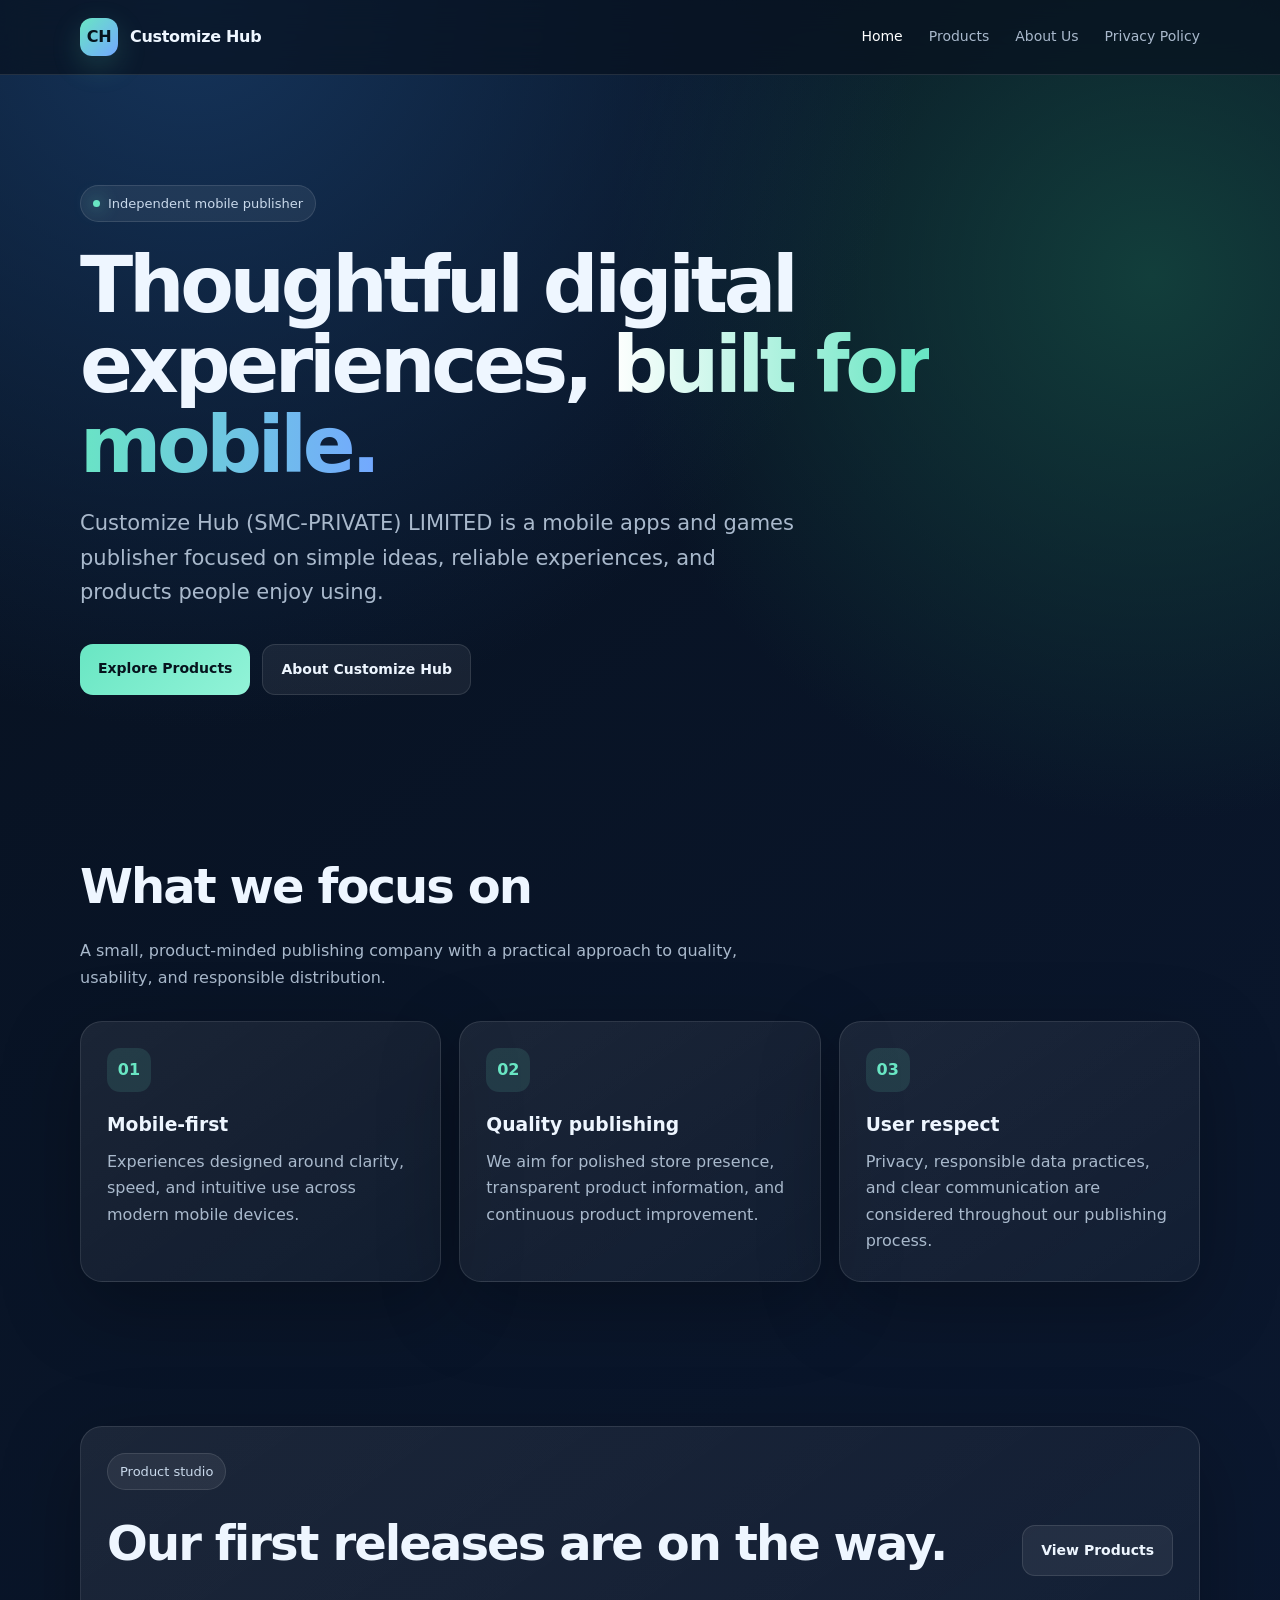
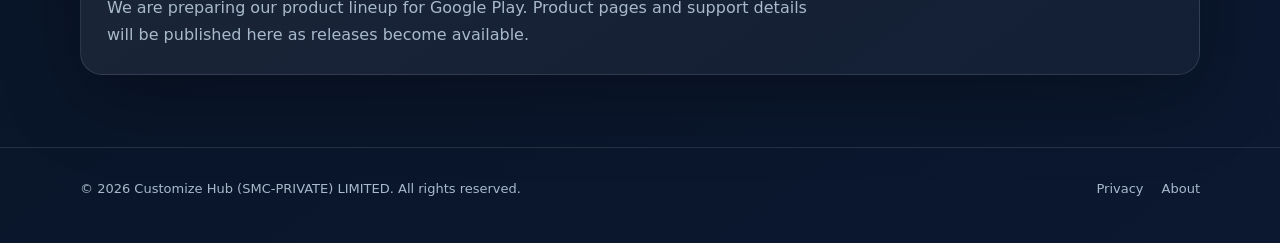
<file: index.html>
<!doctype html><html lang="en"><head><meta charset="utf-8"><meta name="viewport" content="width=device-width,initial-scale=1"><meta name="description" content="Customize Hub (SMC-PRIVATE) LIMITED — an independent mobile app and game publisher focused on useful, polished digital experiences."><title>Customize Hub — Mobile Apps & Games Publisher</title><link rel="stylesheet" href="/styles.css"></head><body>
<nav class="nav"><div class="wrap navin"><a class="brand" href="/"><span class="mark">CH</span><span>Customize Hub</span></a><button class="menu" aria-label="Open menu">Menu</button><div class="links"><a class="active" href="/">Home</a><a href="/products/">Products</a><a href="/about/">About Us</a><a href="/privacy/">Privacy Policy</a></div></div></nav>
<main><section class="hero"><div class="wrap"><span class="eyebrow"><span class="dot"></span> Independent mobile publisher</span><h1>Thoughtful digital experiences, <span class="grad">built for mobile.</span></h1><p class="lead">Customize Hub (SMC-PRIVATE) LIMITED is a mobile apps and games publisher focused on simple ideas, reliable experiences, and products people enjoy using.</p><div class="actions"><a class="btn primary" href="/products/">Explore Products</a><a class="btn" href="/about/">About Customize Hub</a></div></div></section>
<section class="section"><div class="wrap"><h2>What we focus on</h2><p class="sub">A small, product-minded publishing company with a practical approach to quality, usability, and responsible distribution.</p><div class="grid"><article class="card"><div class="icon">01</div><h3>Mobile-first</h3><p>Experiences designed around clarity, speed, and intuitive use across modern mobile devices.</p></article><article class="card"><div class="icon">02</div><h3>Quality publishing</h3><p>We aim for polished store presence, transparent product information, and continuous product improvement.</p></article><article class="card"><div class="icon">03</div><h3>User respect</h3><p>Privacy, responsible data practices, and clear communication are considered throughout our publishing process.</p></article></div></div></section>
<section class="section"><div class="wrap"><div class="card product"><div><span class="eyebrow">Product studio</span><h2 style="margin-top:14px">Our first releases are on the way.</h2><p class="sub" style="margin-bottom:0">We are preparing our product lineup for Google Play. Product pages and support details will be published here as releases become available.</p></div><a class="btn" href="/products/">View Products</a></div></div></section></main>
<footer class="footer"><div class="wrap footin"><div>© 2026 Customize Hub (SMC-PRIVATE) LIMITED. All rights reserved.</div><div class="legal"><a href="/privacy/">Privacy</a><a href="/about/">About</a></div></div></footer><script src="/script.js"></script></body></html>
</file>
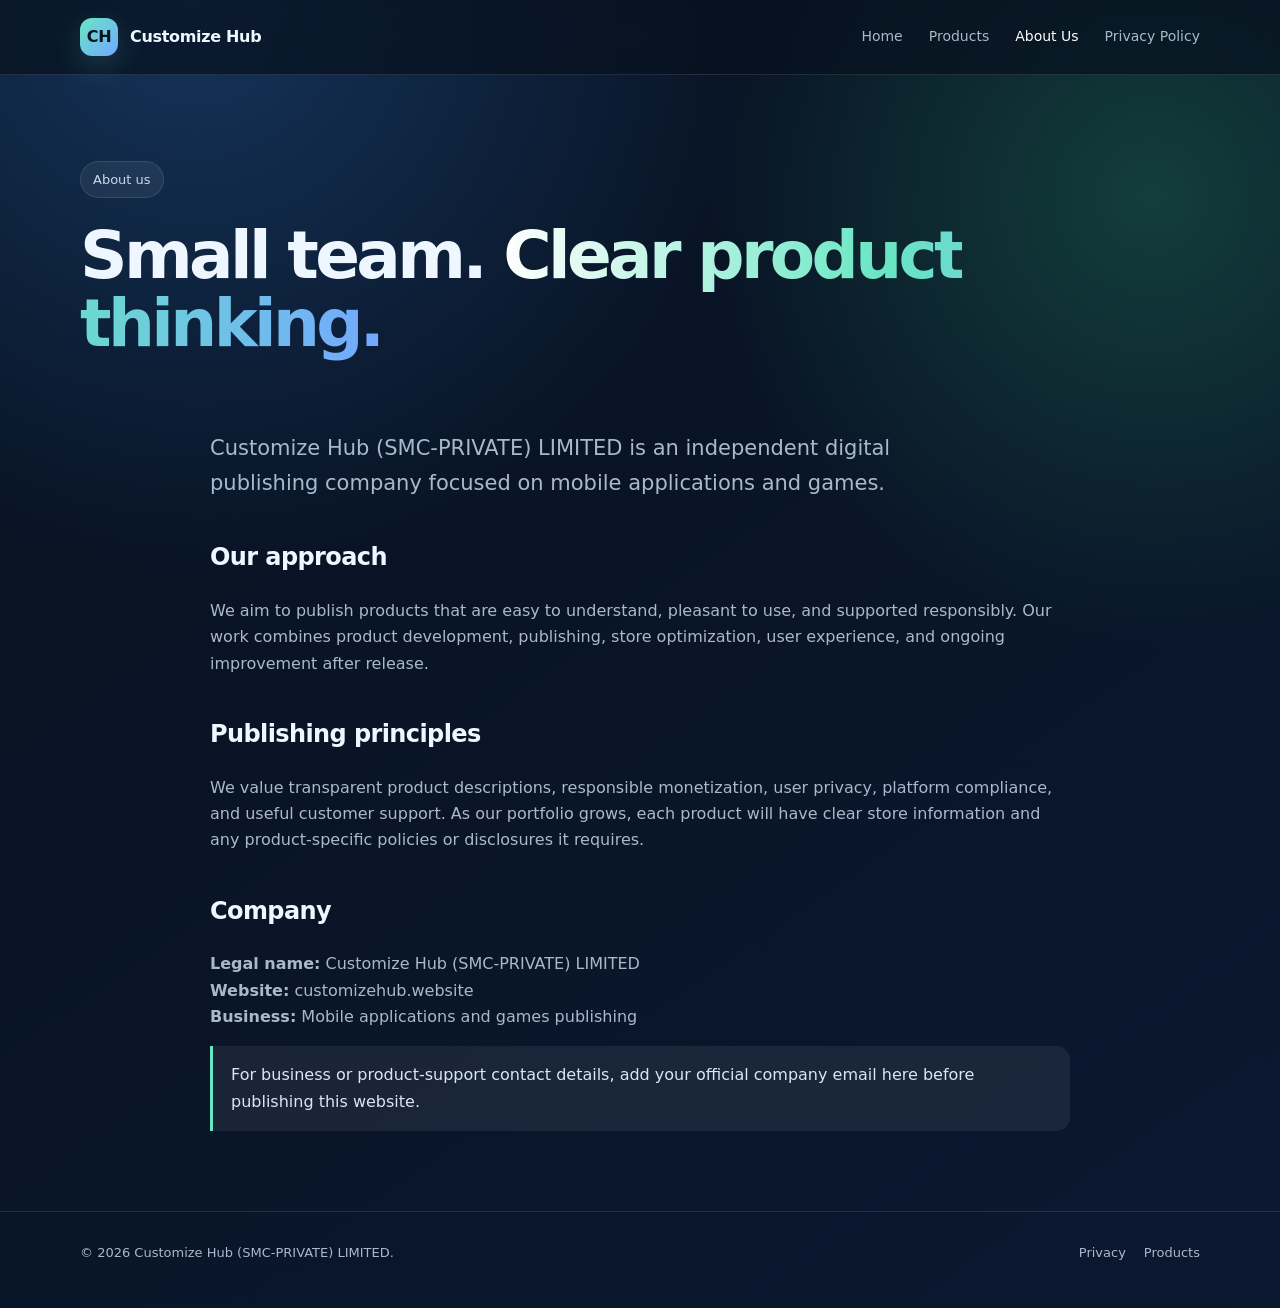
<file: about/index.html>
<!doctype html><html lang="en"><head><meta charset="utf-8"><meta name="viewport" content="width=device-width,initial-scale=1"><meta name="description" content="About Customize Hub (SMC-PRIVATE) LIMITED, a mobile apps and games publisher."><title>About Us — Customize Hub</title><link rel="stylesheet" href="/styles.css"></head><body>
<nav class="nav"><div class="wrap navin"><a class="brand" href="/"><span class="mark">CH</span><span>Customize Hub</span></a><button class="menu">Menu</button><div class="links"><a href="/">Home</a><a href="/products/">Products</a><a class="active" href="/about/">About Us</a><a href="/privacy/">Privacy Policy</a></div></div></nav>
<main><section class="pagehead"><div class="wrap"><span class="eyebrow">About us</span><h1>Small team. <span class="grad">Clear product thinking.</span></h1></div></section><section><div class="wrap content"><p class="lead">Customize Hub (SMC-PRIVATE) LIMITED is an independent digital publishing company focused on mobile applications and games.</p><h2>Our approach</h2><p>We aim to publish products that are easy to understand, pleasant to use, and supported responsibly. Our work combines product development, publishing, store optimization, user experience, and ongoing improvement after release.</p><h2>Publishing principles</h2><p>We value transparent product descriptions, responsible monetization, user privacy, platform compliance, and useful customer support. As our portfolio grows, each product will have clear store information and any product-specific policies or disclosures it requires.</p><h2>Company</h2><p><strong>Legal name:</strong> Customize Hub (SMC-PRIVATE) LIMITED<br><strong>Website:</strong> customizehub.website<br><strong>Business:</strong> Mobile applications and games publishing</p><div class="notice">For business or product-support contact details, add your official company email here before publishing this website.</div></div></section></main>
<footer class="footer"><div class="wrap footin"><div>© 2026 Customize Hub (SMC-PRIVATE) LIMITED.</div><div class="legal"><a href="/privacy/">Privacy</a><a href="/products/">Products</a></div></div></footer><script src="/script.js"></script></body></html>
</file>
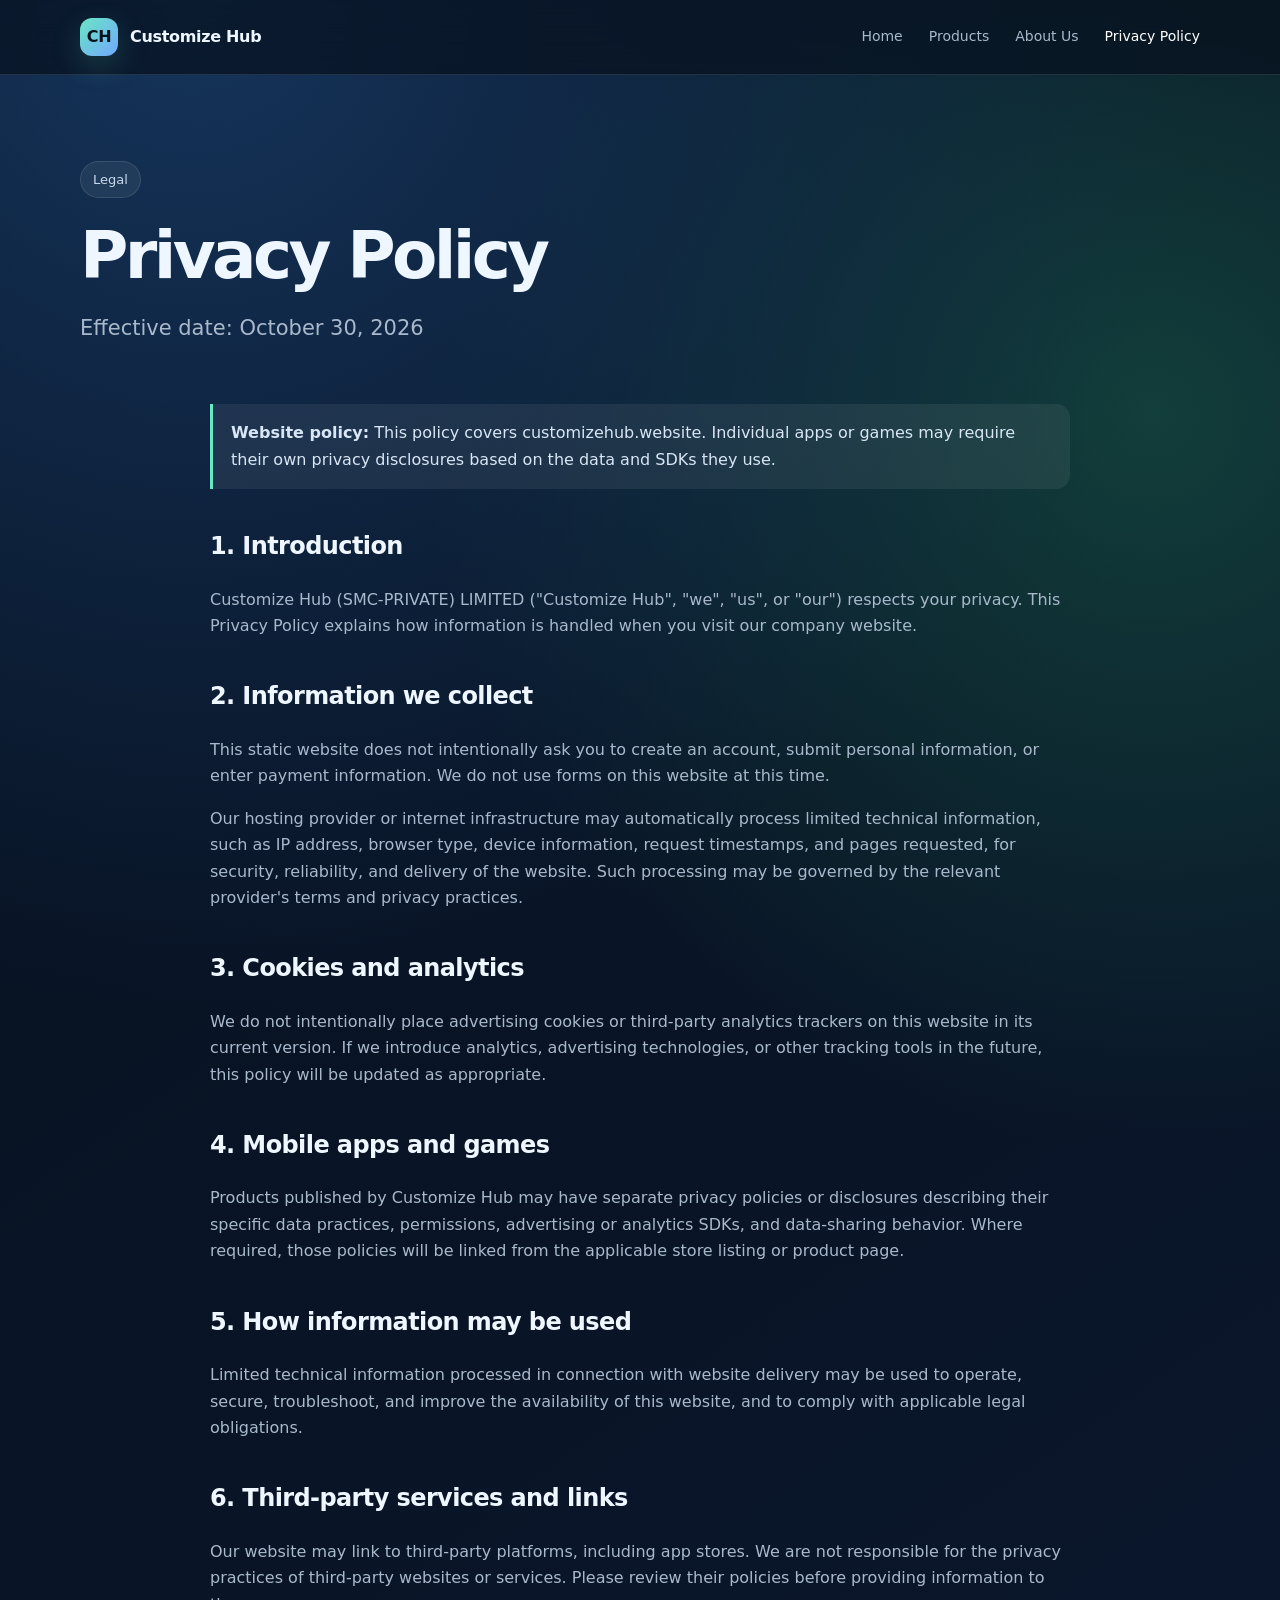
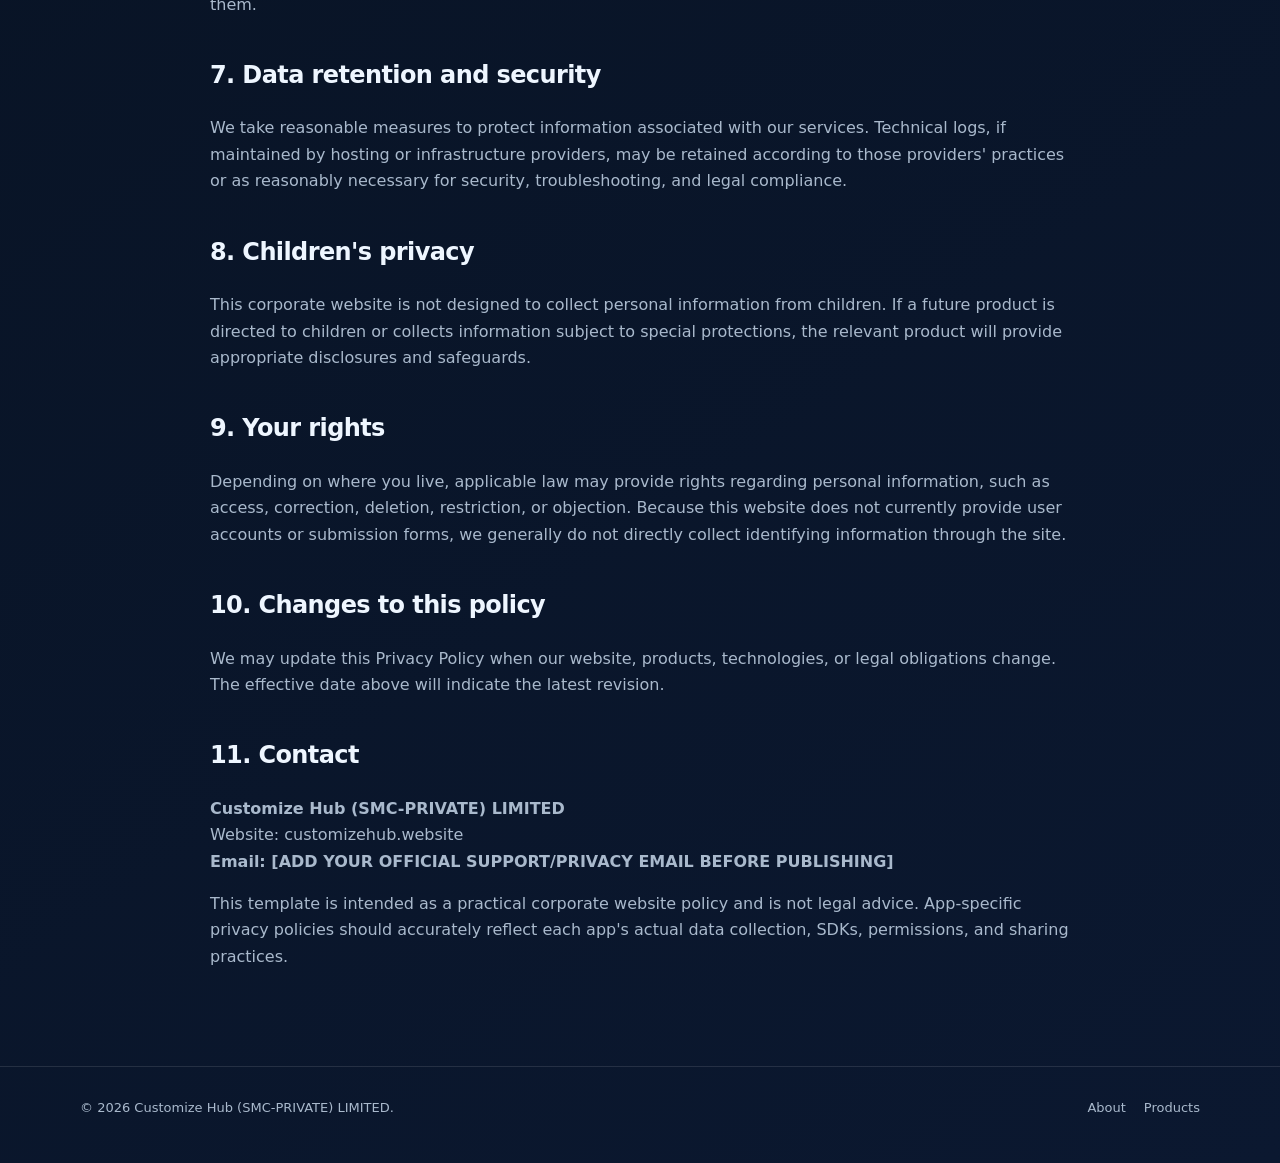
<file: privacy/index.html>
<!doctype html><html lang="en"><head><meta charset="utf-8"><meta name="viewport" content="width=device-width,initial-scale=1"><meta name="description" content="Website privacy policy for Customize Hub (SMC-PRIVATE) LIMITED."><title>Privacy Policy — Customize Hub</title><link rel="stylesheet" href="/styles.css"></head><body>
<nav class="nav"><div class="wrap navin"><a class="brand" href="/"><span class="mark">CH</span><span>Customize Hub</span></a><button class="menu">Menu</button><div class="links"><a href="/">Home</a><a href="/products/">Products</a><a href="/about/">About Us</a><a class="active" href="/privacy/">Privacy Policy</a></div></div></nav>
<main><section class="pagehead"><div class="wrap"><span class="eyebrow">Legal</span><h1>Privacy Policy</h1><p class="lead">Effective date: October 30, 2026</p></div></section><section><div class="wrap content"><div class="notice"><strong>Website policy:</strong> This policy covers customizehub.website. Individual apps or games may require their own privacy disclosures based on the data and SDKs they use.</div><h2>1. Introduction</h2><p>Customize Hub (SMC-PRIVATE) LIMITED ("Customize Hub", "we", "us", or "our") respects your privacy. This Privacy Policy explains how information is handled when you visit our company website.</p><h2>2. Information we collect</h2><p>This static website does not intentionally ask you to create an account, submit personal information, or enter payment information. We do not use forms on this website at this time.</p><p>Our hosting provider or internet infrastructure may automatically process limited technical information, such as IP address, browser type, device information, request timestamps, and pages requested, for security, reliability, and delivery of the website. Such processing may be governed by the relevant provider's terms and privacy practices.</p><h2>3. Cookies and analytics</h2><p>We do not intentionally place advertising cookies or third-party analytics trackers on this website in its current version. If we introduce analytics, advertising technologies, or other tracking tools in the future, this policy will be updated as appropriate.</p><h2>4. Mobile apps and games</h2><p>Products published by Customize Hub may have separate privacy policies or disclosures describing their specific data practices, permissions, advertising or analytics SDKs, and data-sharing behavior. Where required, those policies will be linked from the applicable store listing or product page.</p><h2>5. How information may be used</h2><p>Limited technical information processed in connection with website delivery may be used to operate, secure, troubleshoot, and improve the availability of this website, and to comply with applicable legal obligations.</p><h2>6. Third-party services and links</h2><p>Our website may link to third-party platforms, including app stores. We are not responsible for the privacy practices of third-party websites or services. Please review their policies before providing information to them.</p><h2>7. Data retention and security</h2><p>We take reasonable measures to protect information associated with our services. Technical logs, if maintained by hosting or infrastructure providers, may be retained according to those providers' practices or as reasonably necessary for security, troubleshooting, and legal compliance.</p><h2>8. Children's privacy</h2><p>This corporate website is not designed to collect personal information from children. If a future product is directed to children or collects information subject to special protections, the relevant product will provide appropriate disclosures and safeguards.</p><h2>9. Your rights</h2><p>Depending on where you live, applicable law may provide rights regarding personal information, such as access, correction, deletion, restriction, or objection. Because this website does not currently provide user accounts or submission forms, we generally do not directly collect identifying information through the site.</p><h2>10. Changes to this policy</h2><p>We may update this Privacy Policy when our website, products, technologies, or legal obligations change. The effective date above will indicate the latest revision.</p><h2>11. Contact</h2><p><strong>Customize Hub (SMC-PRIVATE) LIMITED</strong><br>Website: customizehub.website<br><strong>Email: [ADD YOUR OFFICIAL SUPPORT/PRIVACY EMAIL BEFORE PUBLISHING]</strong></p><p class="muted">This template is intended as a practical corporate website policy and is not legal advice. App-specific privacy policies should accurately reflect each app's actual data collection, SDKs, permissions, and sharing practices.</p></div></section></main>
<footer class="footer"><div class="wrap footin"><div>© 2026 Customize Hub (SMC-PRIVATE) LIMITED.</div><div class="legal"><a href="/about/">About</a><a href="/products/">Products</a></div></div></footer><script src="/script.js"></script></body></html>
</file>
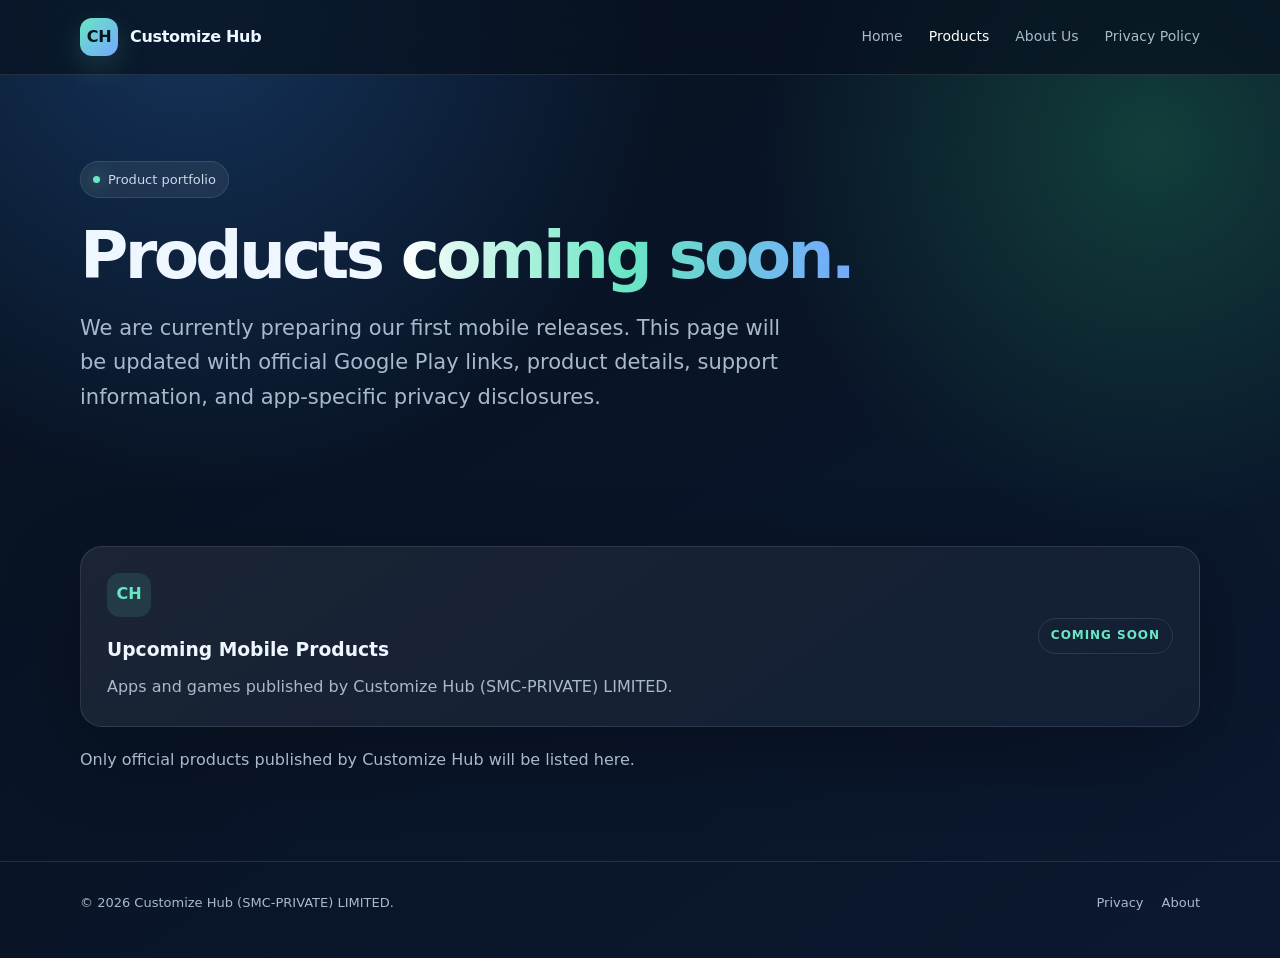
<file: products/index.html>
<!doctype html><html lang="en"><head><meta charset="utf-8"><meta name="viewport" content="width=device-width,initial-scale=1"><meta name="description" content="Products by Customize Hub (SMC-PRIVATE) LIMITED."><title>Products — Customize Hub</title><link rel="stylesheet" href="/styles.css"></head><body>
<nav class="nav"><div class="wrap navin"><a class="brand" href="/"><span class="mark">CH</span><span>Customize Hub</span></a><button class="menu">Menu</button><div class="links"><a href="/">Home</a><a class="active" href="/products/">Products</a><a href="/about/">About Us</a><a href="/privacy/">Privacy Policy</a></div></div></nav>
<main><section class="pagehead"><div class="wrap"><span class="eyebrow"><span class="dot"></span> Product portfolio</span><h1>Products <span class="grad">coming soon.</span></h1><p class="lead">We are currently preparing our first mobile releases. This page will be updated with official Google Play links, product details, support information, and app-specific privacy disclosures.</p></div></section><section class="section"><div class="wrap"><div class="card product"><div><div class="icon">CH</div><h3>Upcoming Mobile Products</h3><p>Apps and games published by Customize Hub (SMC-PRIVATE) LIMITED.</p></div><span class="badge">Coming Soon</span></div><p class="muted" style="margin-top:20px">Only official products published by Customize Hub will be listed here.</p></div></section></main>
<footer class="footer"><div class="wrap footin"><div>© 2026 Customize Hub (SMC-PRIVATE) LIMITED.</div><div class="legal"><a href="/privacy/">Privacy</a><a href="/about/">About</a></div></div></footer><script src="/script.js"></script></body></html>
</file>
<file: styles.css>
:root{--bg:#07111f;--bg2:#0b1830;--card:rgba(255,255,255,.065);--line:rgba(255,255,255,.11);--text:#eef6ff;--muted:#a9b9cc;--accent:#69e6c3;--accent2:#73a8ff;--shadow:0 24px 80px rgba(0,0,0,.28)}
*{box-sizing:border-box}html{scroll-behavior:smooth}body{margin:0;font-family:Inter,ui-sans-serif,system-ui,-apple-system,BlinkMacSystemFont,"Segoe UI",sans-serif;color:var(--text);background:radial-gradient(circle at 15% 0%,#15345b 0,transparent 34%),radial-gradient(circle at 90% 15%,#123e3b 0,transparent 28%),linear-gradient(145deg,var(--bg),var(--bg2));min-height:100vh;line-height:1.65}a{color:inherit;text-decoration:none}.wrap{width:min(1120px,calc(100% - 36px));margin:auto}.nav{position:sticky;top:0;z-index:20;background:rgba(7,17,31,.72);backdrop-filter:blur(16px);border-bottom:1px solid var(--line)}.navin{height:74px;display:flex;align-items:center;justify-content:space-between}.brand{display:flex;gap:12px;align-items:center;font-weight:800;letter-spacing:-.02em}.mark{width:38px;height:38px;border-radius:12px;background:linear-gradient(135deg,var(--accent),var(--accent2));display:grid;place-items:center;color:#06131d;font-weight:900;box-shadow:0 10px 30px rgba(105,230,195,.18)}.links{display:flex;gap:26px;color:var(--muted);font-size:14px}.links a:hover,.links a.active{color:#fff}.menu{display:none;border:1px solid var(--line);background:var(--card);color:#fff;border-radius:10px;padding:8px 11px}.hero{padding:110px 0 80px}.eyebrow{display:inline-flex;align-items:center;gap:8px;padding:7px 12px;border:1px solid var(--line);border-radius:999px;background:var(--card);color:#c9d9eb;font-size:13px}.dot{width:7px;height:7px;border-radius:50%;background:var(--accent);box-shadow:0 0 18px var(--accent)}h1{font-size:clamp(44px,7vw,78px);line-height:1.02;letter-spacing:-.055em;margin:24px 0 20px;max-width:900px}.grad{background:linear-gradient(90deg,#fff,var(--accent),var(--accent2));-webkit-background-clip:text;background-clip:text;color:transparent}.lead{font-size:clamp(17px,2vw,21px);color:var(--muted);max-width:720px}.actions{display:flex;gap:12px;margin-top:34px;flex-wrap:wrap}.btn{padding:13px 18px;border-radius:13px;border:1px solid var(--line);font-weight:700;font-size:14px;background:var(--card)}.btn.primary{background:linear-gradient(135deg,var(--accent),#92f3d8);color:#06131d;border:none}.section{padding:72px 0}.section h2{font-size:clamp(30px,4vw,48px);letter-spacing:-.04em;margin:0 0 12px}.sub{color:var(--muted);max-width:720px;margin:0 0 30px}.grid{display:grid;grid-template-columns:repeat(3,1fr);gap:18px}.card{padding:26px;border:1px solid var(--line);border-radius:22px;background:linear-gradient(145deg,rgba(255,255,255,.075),rgba(255,255,255,.035));box-shadow:var(--shadow)}.icon{width:44px;height:44px;border-radius:13px;background:rgba(105,230,195,.12);display:grid;place-items:center;margin-bottom:18px;color:var(--accent);font-weight:900}.card h3{margin:0 0 8px}.card p{margin:0;color:var(--muted)}.pagehead{padding:86px 0 38px}.pagehead h1{font-size:clamp(40px,6vw,66px);margin-bottom:15px}.content{max-width:860px;padding-bottom:80px}.content h2{margin-top:38px;letter-spacing:-.025em}.content p,.content li{color:var(--muted)}.notice{border-left:3px solid var(--accent);padding:16px 18px;background:var(--card);border-radius:0 14px 14px 0;color:#d8e6f5}.product{display:flex;justify-content:space-between;gap:24px;align-items:center}.badge{white-space:nowrap;border:1px solid var(--line);border-radius:999px;padding:7px 12px;color:var(--accent);font-size:12px;font-weight:800;text-transform:uppercase;letter-spacing:.08em}.footer{border-top:1px solid var(--line);padding:30px 0 44px;color:var(--muted);font-size:13px}.footin{display:flex;justify-content:space-between;gap:18px;flex-wrap:wrap}.legal{display:flex;gap:18px}.muted{color:var(--muted)}
@media(max-width:760px){.links{display:none;position:absolute;top:74px;left:18px;right:18px;padding:18px;background:#0b1830;border:1px solid var(--line);border-radius:16px;flex-direction:column}.links.open{display:flex}.menu{display:block}.hero{padding:78px 0 58px}.grid{grid-template-columns:1fr}.section{padding:54px 0}.product{align-items:flex-start;flex-direction:column}.brand span:last-child{font-size:14px}}
</file>
